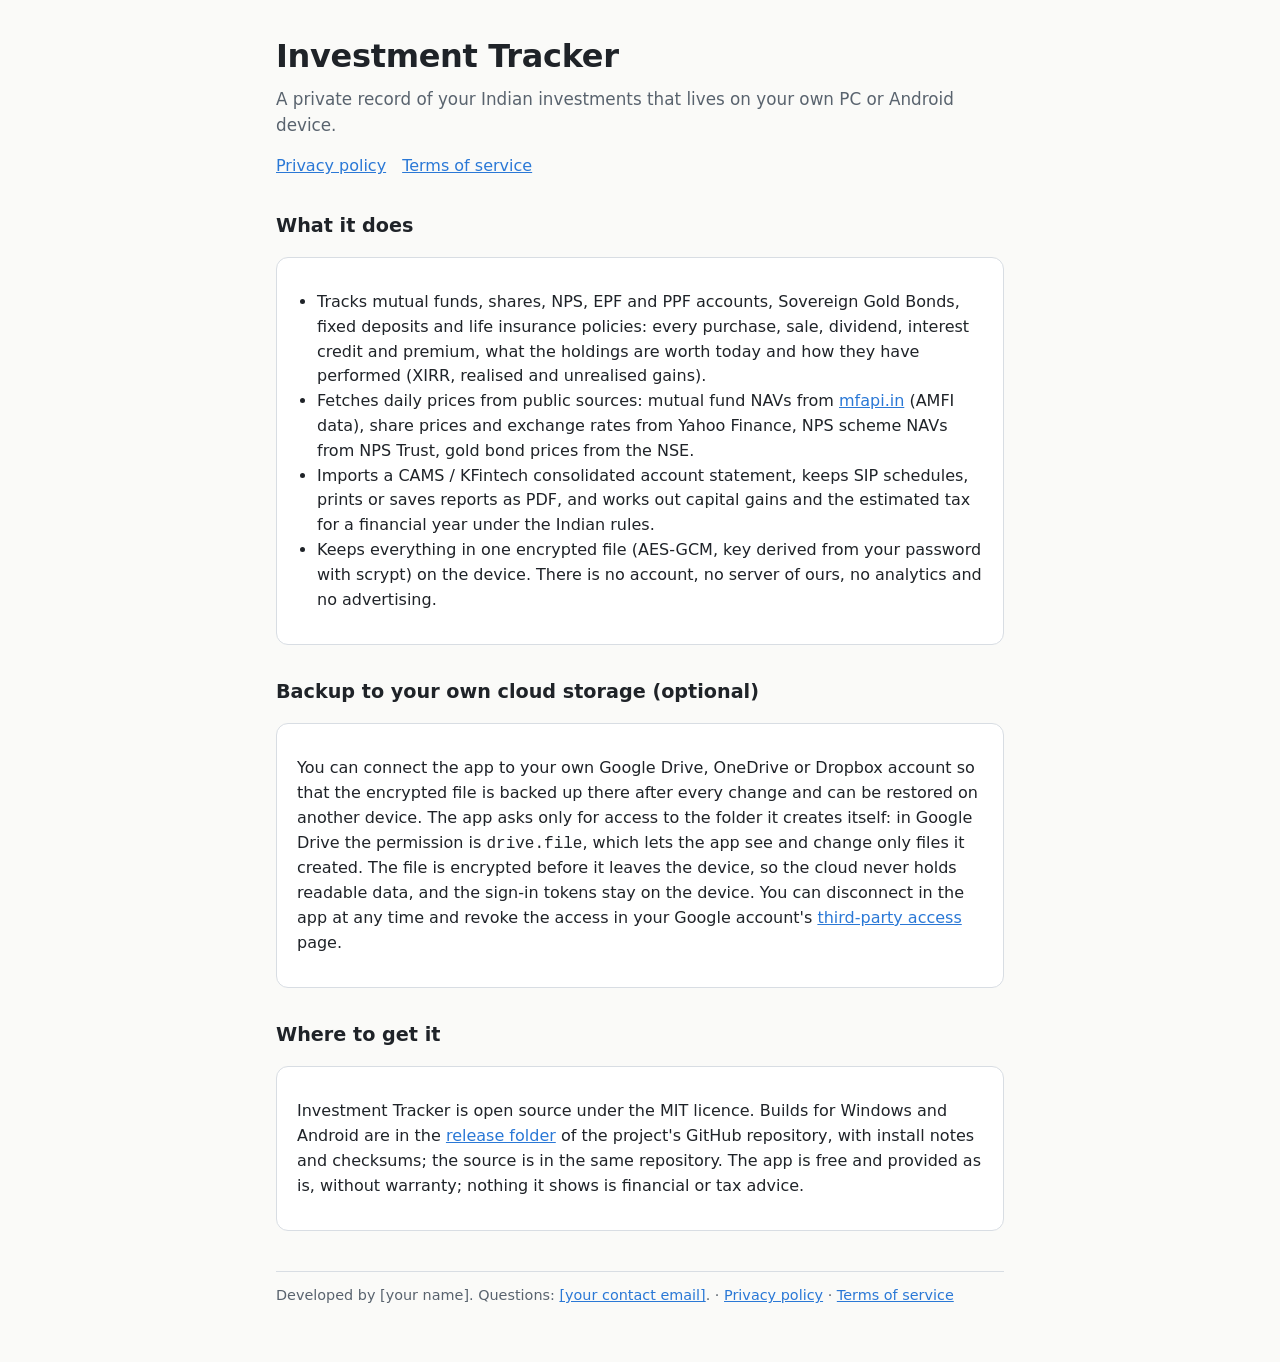
<file: site/index.html>
<!doctype html>
<html lang="en">
<head>
  <meta charset="utf-8">
  <meta name="viewport" content="width=device-width, initial-scale=1">
  <title>Investment Tracker</title>
  <meta name="description" content="Investment Tracker keeps a private, encrypted record of your Indian investments on your own PC or Android device, with an optional backup of the encrypted file to your own Google Drive, OneDrive or Dropbox.">
  <style>
    :root { --bg: #fafaf8; --card: #ffffff; --text: #1f2328; --muted: #59636e; --line: #d8dde3; --accent: #2a78d6; }
    @media (prefers-color-scheme: dark) { :root { --bg: #111417; --card: #1a1f24; --text: #e6e9ec; --muted: #9aa4ae; --line: #2c343c; --accent: #6ea8f0; } }
    * { box-sizing: border-box; }
    body { margin: 0; background: var(--bg); color: var(--text); font: 16px/1.55 system-ui, -apple-system, "Segoe UI", Roboto, sans-serif; }
    main { max-width: 760px; margin: 0 auto; padding: 32px 16px 56px; }
    h1 { font-size: 2rem; margin: 0 0 4px; letter-spacing: -0.01em; }
    h2 { font-size: 1.2rem; margin: 32px 0 8px; }
    p, li { color: var(--text); }
    .lead { color: var(--muted); font-size: 1.05rem; margin-top: 0; }
    .card { background: var(--card); border: 1px solid var(--line); border-radius: 12px; padding: 16px 20px; margin: 16px 0; }
    a { color: var(--accent); }
    ul { padding-left: 20px; }
    nav a { margin-right: 16px; }
    footer { margin-top: 40px; color: var(--muted); font-size: 0.9rem; border-top: 1px solid var(--line); padding-top: 12px; }
  </style>
</head>
<body>
<main>
  <h1>Investment Tracker</h1>
  <p class="lead">A private record of your Indian investments that lives on your own PC or Android device.</p>
  <nav><a href="privacy.html">Privacy policy</a><a href="terms.html">Terms of service</a></nav>

  <h2>What it does</h2>
  <div class="card">
    <ul>
      <li>Tracks mutual funds, shares, NPS, EPF and PPF accounts, Sovereign Gold Bonds, fixed deposits and life insurance policies: every purchase, sale, dividend, interest credit and premium, what the holdings are worth today and how they have performed (XIRR, realised and unrealised gains).</li>
      <li>Fetches daily prices from public sources: mutual fund NAVs from <a href="https://www.mfapi.in">mfapi.in</a> (AMFI data), share prices and exchange rates from Yahoo Finance, NPS scheme NAVs from NPS Trust, gold bond prices from the NSE.</li>
      <li>Imports a CAMS / KFintech consolidated account statement, keeps SIP schedules, prints or saves reports as PDF, and works out capital gains and the estimated tax for a financial year under the Indian rules.</li>
      <li>Keeps everything in one encrypted file (AES-GCM, key derived from your password with scrypt) on the device. There is no account, no server of ours, no analytics and no advertising.</li>
    </ul>
  </div>

  <h2>Backup to your own cloud storage (optional)</h2>
  <div class="card">
    <p>You can connect the app to your own Google Drive, OneDrive or Dropbox account so that the encrypted file is backed up there after every change and can be restored on another device. The app asks only for access to the folder it creates itself: in Google Drive the permission is <code>drive.file</code>, which lets the app see and change only files it created. The file is encrypted before it leaves the device, so the cloud never holds readable data, and the sign-in tokens stay on the device. You can disconnect in the app at any time and revoke the access in your Google account's <a href="https://myaccount.google.com/permissions">third-party access</a> page.</p>
  </div>

  <h2>Where to get it</h2>
  <div class="card">
    <p>Investment Tracker is open source under the MIT licence. Builds for Windows and Android are in the <a href="https://github.com/doonsMonk/Project_TrackInvestment/tree/main/release">release folder</a> of the project's GitHub repository, with install notes and checksums; the source is in the same repository. The app is free and provided as is, without warranty; nothing it shows is financial or tax advice.</p>
  </div>

  <footer>
    Developed by [your name]. Questions: <a href="mailto:[your contact email]">[your contact email]</a>. &middot; <a href="privacy.html">Privacy policy</a> &middot; <a href="terms.html">Terms of service</a>
  </footer>
</main>
</body>
</html>
</file>
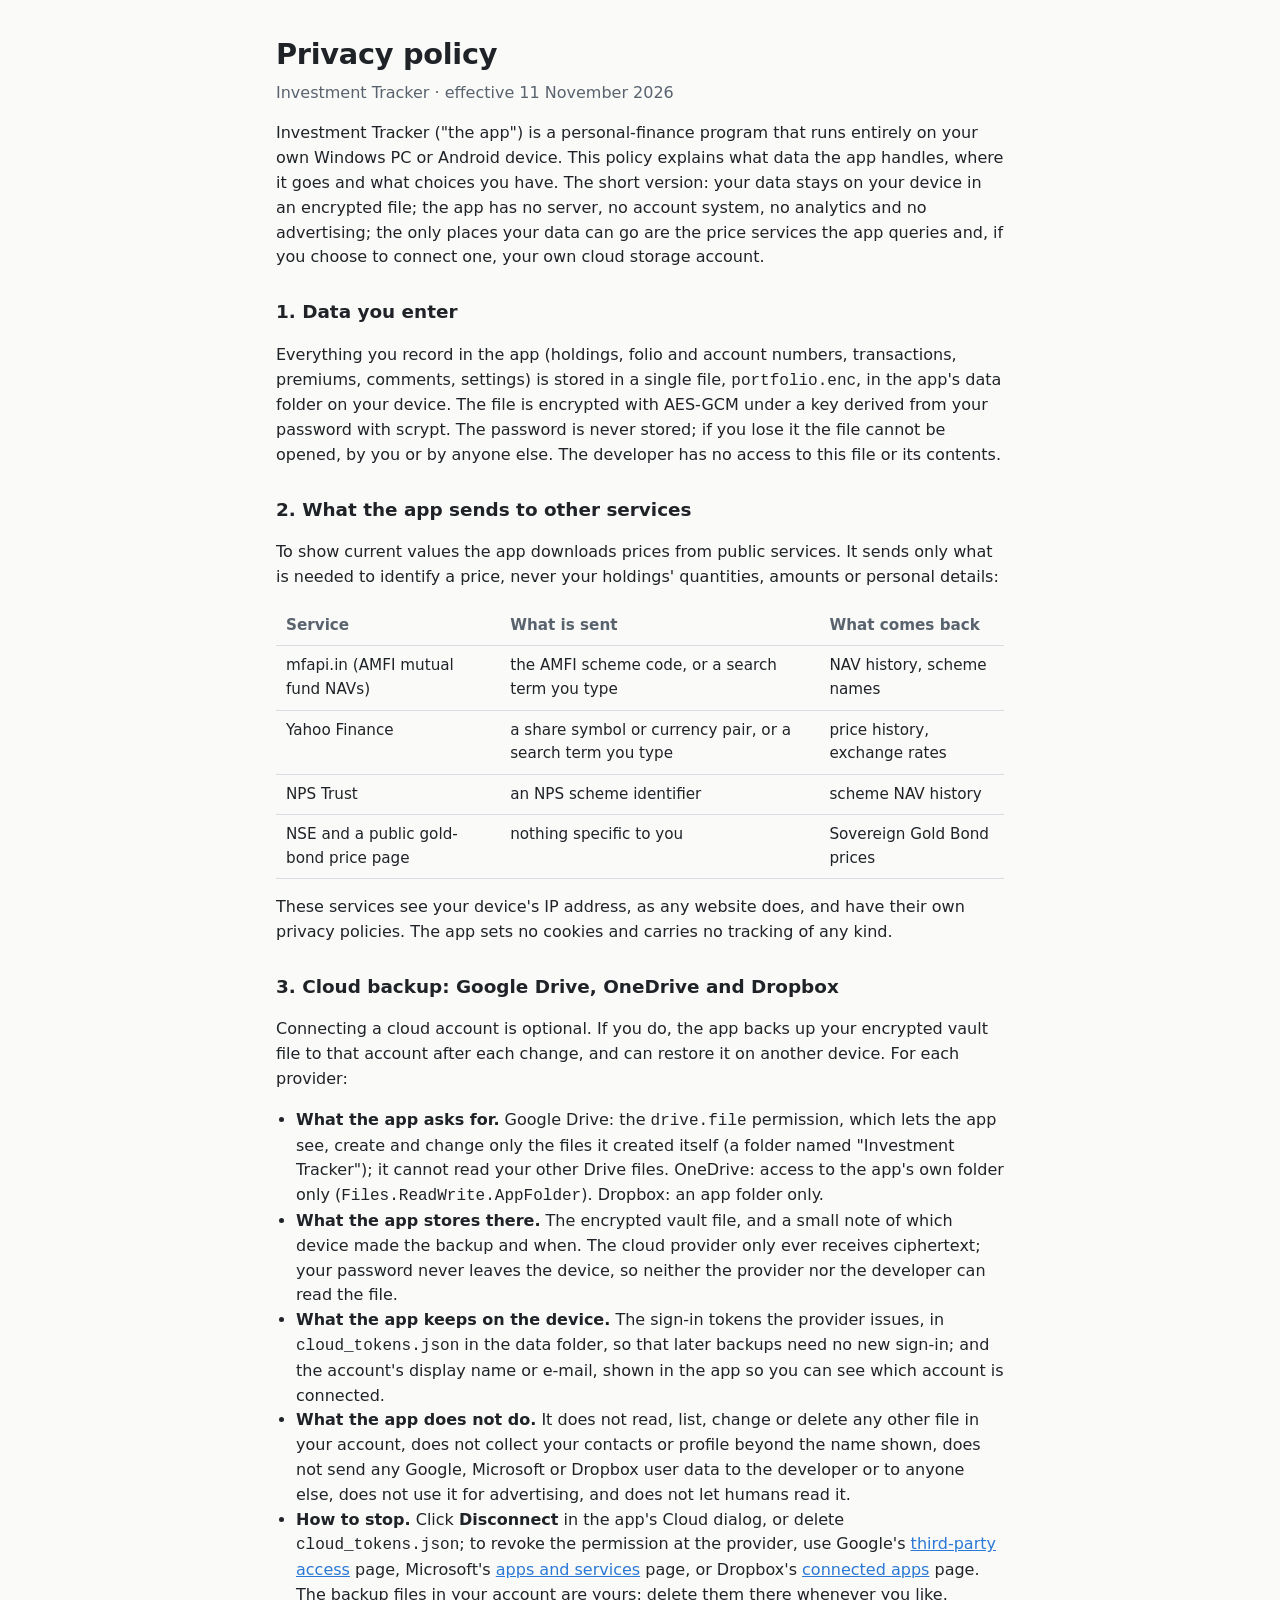
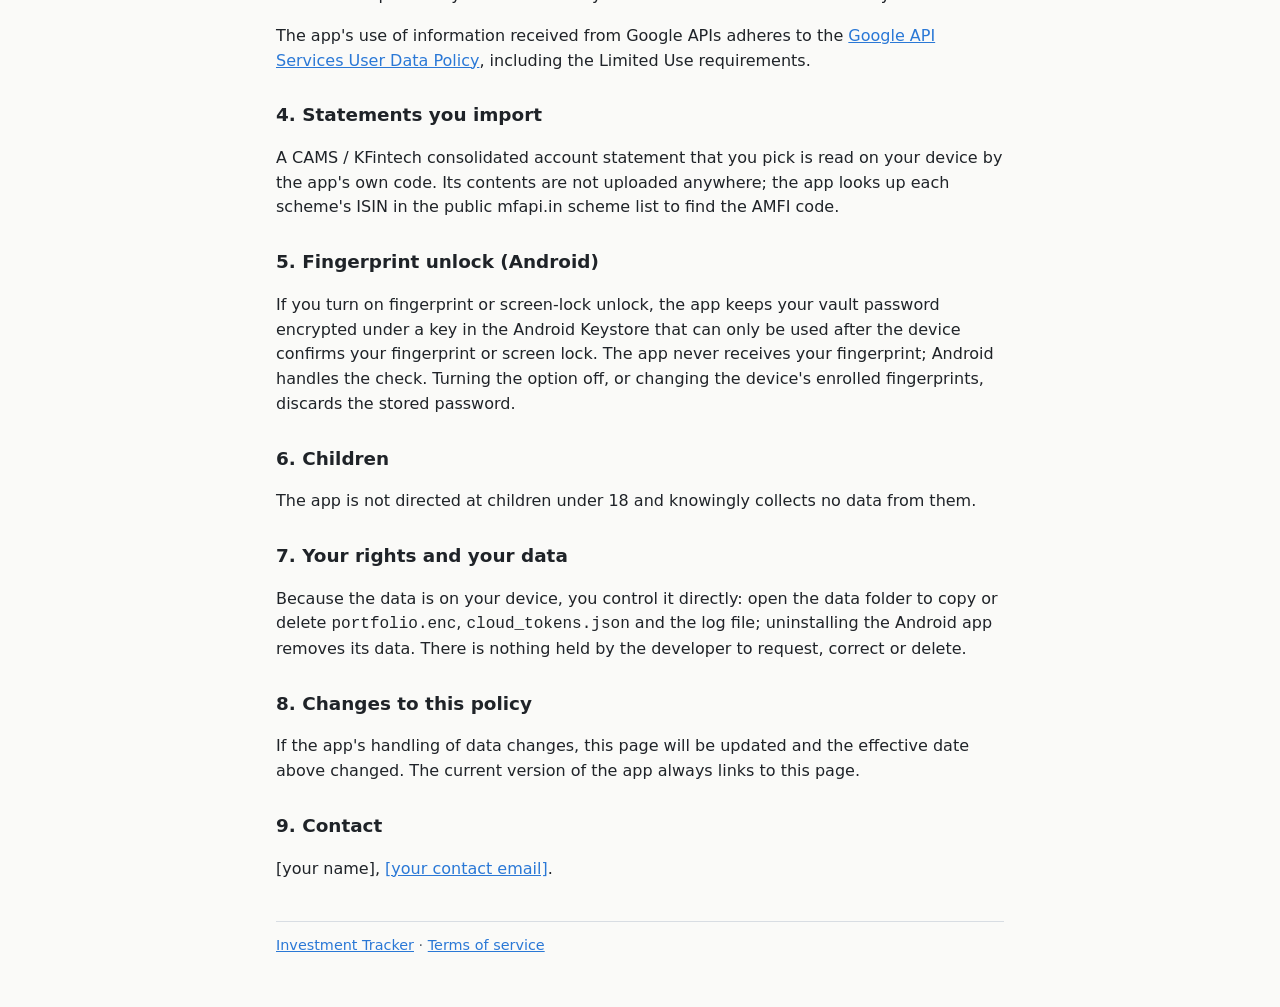
<file: site/privacy.html>
<!doctype html>
<html lang="en">
<head>
  <meta charset="utf-8">
  <meta name="viewport" content="width=device-width, initial-scale=1">
  <title>Privacy policy · Investment Tracker</title>
  <meta name="description" content="How Investment Tracker handles your data, including what it does with your Google Drive, OneDrive or Dropbox account when you connect one.">
  <style>
    :root { --bg: #fafaf8; --card: #ffffff; --text: #1f2328; --muted: #59636e; --line: #d8dde3; --accent: #2a78d6; }
    @media (prefers-color-scheme: dark) { :root { --bg: #111417; --card: #1a1f24; --text: #e6e9ec; --muted: #9aa4ae; --line: #2c343c; --accent: #6ea8f0; } }
    * { box-sizing: border-box; }
    body { margin: 0; background: var(--bg); color: var(--text); font: 16px/1.55 system-ui, -apple-system, "Segoe UI", Roboto, sans-serif; }
    main { max-width: 760px; margin: 0 auto; padding: 32px 16px 56px; }
    h1 { font-size: 1.8rem; margin: 0 0 4px; letter-spacing: -0.01em; }
    h2 { font-size: 1.15rem; margin: 28px 0 8px; }
    .meta { color: var(--muted); margin-top: 0; }
    a { color: var(--accent); }
    ul { padding-left: 20px; }
    table { border-collapse: collapse; width: 100%; font-size: 0.95rem; }
    th, td { text-align: left; padding: 8px 10px; border-bottom: 1px solid var(--line); vertical-align: top; }
    th { color: var(--muted); font-weight: 600; }
    footer { margin-top: 40px; color: var(--muted); font-size: 0.9rem; border-top: 1px solid var(--line); padding-top: 12px; }
  </style>
</head>
<body>
<main>
  <h1>Privacy policy</h1>
  <p class="meta">Investment Tracker &middot; effective 11 November 2026</p>

  <p>Investment Tracker ("the app") is a personal-finance program that runs entirely on your own Windows PC or Android device. This policy explains what data the app handles, where it goes and what choices you have. The short version: your data stays on your device in an encrypted file; the app has no server, no account system, no analytics and no advertising; the only places your data can go are the price services the app queries and, if you choose to connect one, your own cloud storage account.</p>

  <h2>1. Data you enter</h2>
  <p>Everything you record in the app (holdings, folio and account numbers, transactions, premiums, comments, settings) is stored in a single file, <code>portfolio.enc</code>, in the app's data folder on your device. The file is encrypted with AES-GCM under a key derived from your password with scrypt. The password is never stored; if you lose it the file cannot be opened, by you or by anyone else. The developer has no access to this file or its contents.</p>

  <h2>2. What the app sends to other services</h2>
  <p>To show current values the app downloads prices from public services. It sends only what is needed to identify a price, never your holdings' quantities, amounts or personal details:</p>
  <table>
    <tr><th>Service</th><th>What is sent</th><th>What comes back</th></tr>
    <tr><td>mfapi.in (AMFI mutual fund NAVs)</td><td>the AMFI scheme code, or a search term you type</td><td>NAV history, scheme names</td></tr>
    <tr><td>Yahoo Finance</td><td>a share symbol or currency pair, or a search term you type</td><td>price history, exchange rates</td></tr>
    <tr><td>NPS Trust</td><td>an NPS scheme identifier</td><td>scheme NAV history</td></tr>
    <tr><td>NSE and a public gold-bond price page</td><td>nothing specific to you</td><td>Sovereign Gold Bond prices</td></tr>
  </table>
  <p>These services see your device's IP address, as any website does, and have their own privacy policies. The app sets no cookies and carries no tracking of any kind.</p>

  <h2>3. Cloud backup: Google Drive, OneDrive and Dropbox</h2>
  <p>Connecting a cloud account is optional. If you do, the app backs up your encrypted vault file to that account after each change, and can restore it on another device. For each provider:</p>
  <ul>
    <li><b>What the app asks for.</b> Google Drive: the <code>drive.file</code> permission, which lets the app see, create and change only the files it created itself (a folder named "Investment Tracker"); it cannot read your other Drive files. OneDrive: access to the app's own folder only (<code>Files.ReadWrite.AppFolder</code>). Dropbox: an app folder only.</li>
    <li><b>What the app stores there.</b> The encrypted vault file, and a small note of which device made the backup and when. The cloud provider only ever receives ciphertext; your password never leaves the device, so neither the provider nor the developer can read the file.</li>
    <li><b>What the app keeps on the device.</b> The sign-in tokens the provider issues, in <code>cloud_tokens.json</code> in the data folder, so that later backups need no new sign-in; and the account's display name or e-mail, shown in the app so you can see which account is connected.</li>
    <li><b>What the app does not do.</b> It does not read, list, change or delete any other file in your account, does not collect your contacts or profile beyond the name shown, does not send any Google, Microsoft or Dropbox user data to the developer or to anyone else, does not use it for advertising, and does not let humans read it.</li>
    <li><b>How to stop.</b> Click <b>Disconnect</b> in the app's Cloud dialog, or delete <code>cloud_tokens.json</code>; to revoke the permission at the provider, use Google's <a href="https://myaccount.google.com/permissions">third-party access</a> page, Microsoft's <a href="https://account.live.com/consent/Manage">apps and services</a> page, or Dropbox's <a href="https://www.dropbox.com/account/connected_apps">connected apps</a> page. The backup files in your account are yours: delete them there whenever you like.</li>
  </ul>
  <p>The app's use of information received from Google APIs adheres to the <a href="https://developers.google.com/terms/api-services-user-data-policy#additional_requirements_for_specific_api_scopes">Google API Services User Data Policy</a>, including the Limited Use requirements.</p>

  <h2>4. Statements you import</h2>
  <p>A CAMS / KFintech consolidated account statement that you pick is read on your device by the app's own code. Its contents are not uploaded anywhere; the app looks up each scheme's ISIN in the public mfapi.in scheme list to find the AMFI code.</p>

  <h2>5. Fingerprint unlock (Android)</h2>
  <p>If you turn on fingerprint or screen-lock unlock, the app keeps your vault password encrypted under a key in the Android Keystore that can only be used after the device confirms your fingerprint or screen lock. The app never receives your fingerprint; Android handles the check. Turning the option off, or changing the device's enrolled fingerprints, discards the stored password.</p>

  <h2>6. Children</h2>
  <p>The app is not directed at children under 18 and knowingly collects no data from them.</p>

  <h2>7. Your rights and your data</h2>
  <p>Because the data is on your device, you control it directly: open the data folder to copy or delete <code>portfolio.enc</code>, <code>cloud_tokens.json</code> and the log file; uninstalling the Android app removes its data. There is nothing held by the developer to request, correct or delete.</p>

  <h2>8. Changes to this policy</h2>
  <p>If the app's handling of data changes, this page will be updated and the effective date above changed. The current version of the app always links to this page.</p>

  <h2>9. Contact</h2>
  <p>[your name], <a href="mailto:[your contact email]">[your contact email]</a>.</p>

  <footer><a href="index.html">Investment Tracker</a> &middot; <a href="terms.html">Terms of service</a></footer>
</main>
</body>
</html>
</file>
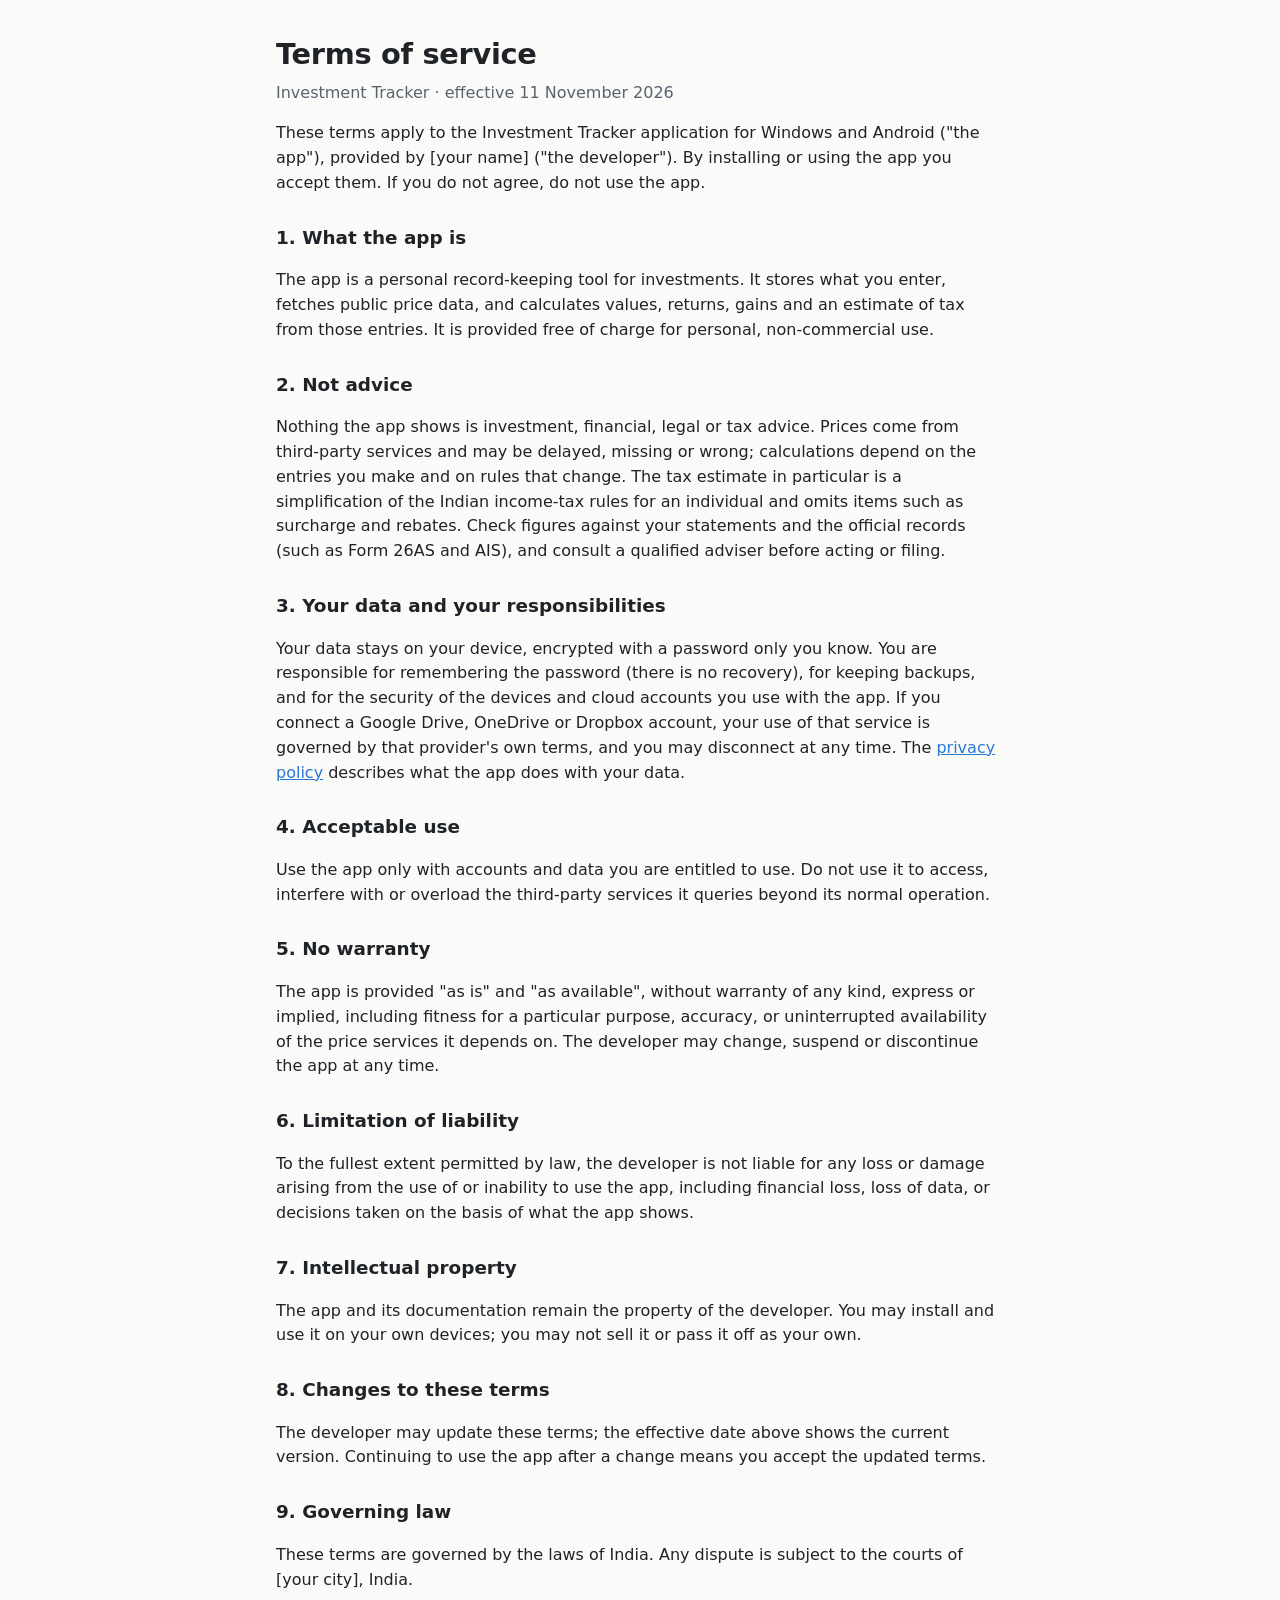
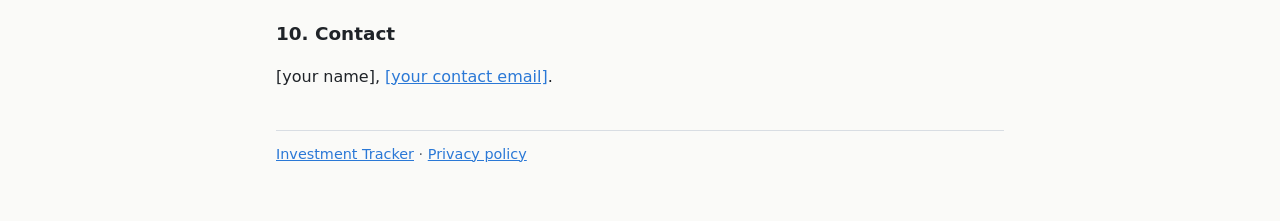
<file: site/terms.html>
<!doctype html>
<html lang="en">
<head>
  <meta charset="utf-8">
  <meta name="viewport" content="width=device-width, initial-scale=1">
  <title>Terms of service · Investment Tracker</title>
  <meta name="description" content="The terms under which Investment Tracker is provided.">
  <style>
    :root { --bg: #fafaf8; --card: #ffffff; --text: #1f2328; --muted: #59636e; --line: #d8dde3; --accent: #2a78d6; }
    @media (prefers-color-scheme: dark) { :root { --bg: #111417; --card: #1a1f24; --text: #e6e9ec; --muted: #9aa4ae; --line: #2c343c; --accent: #6ea8f0; } }
    * { box-sizing: border-box; }
    body { margin: 0; background: var(--bg); color: var(--text); font: 16px/1.55 system-ui, -apple-system, "Segoe UI", Roboto, sans-serif; }
    main { max-width: 760px; margin: 0 auto; padding: 32px 16px 56px; }
    h1 { font-size: 1.8rem; margin: 0 0 4px; letter-spacing: -0.01em; }
    h2 { font-size: 1.15rem; margin: 28px 0 8px; }
    .meta { color: var(--muted); margin-top: 0; }
    a { color: var(--accent); }
    footer { margin-top: 40px; color: var(--muted); font-size: 0.9rem; border-top: 1px solid var(--line); padding-top: 12px; }
  </style>
</head>
<body>
<main>
  <h1>Terms of service</h1>
  <p class="meta">Investment Tracker &middot; effective 11 November 2026</p>

  <p>These terms apply to the Investment Tracker application for Windows and Android ("the app"), provided by [your name] ("the developer"). By installing or using the app you accept them. If you do not agree, do not use the app.</p>

  <h2>1. What the app is</h2>
  <p>The app is a personal record-keeping tool for investments. It stores what you enter, fetches public price data, and calculates values, returns, gains and an estimate of tax from those entries. It is provided free of charge for personal, non-commercial use.</p>

  <h2>2. Not advice</h2>
  <p>Nothing the app shows is investment, financial, legal or tax advice. Prices come from third-party services and may be delayed, missing or wrong; calculations depend on the entries you make and on rules that change. The tax estimate in particular is a simplification of the Indian income-tax rules for an individual and omits items such as surcharge and rebates. Check figures against your statements and the official records (such as Form 26AS and AIS), and consult a qualified adviser before acting or filing.</p>

  <h2>3. Your data and your responsibilities</h2>
  <p>Your data stays on your device, encrypted with a password only you know. You are responsible for remembering the password (there is no recovery), for keeping backups, and for the security of the devices and cloud accounts you use with the app. If you connect a Google Drive, OneDrive or Dropbox account, your use of that service is governed by that provider's own terms, and you may disconnect at any time. The <a href="privacy.html">privacy policy</a> describes what the app does with your data.</p>

  <h2>4. Acceptable use</h2>
  <p>Use the app only with accounts and data you are entitled to use. Do not use it to access, interfere with or overload the third-party services it queries beyond its normal operation.</p>

  <h2>5. No warranty</h2>
  <p>The app is provided "as is" and "as available", without warranty of any kind, express or implied, including fitness for a particular purpose, accuracy, or uninterrupted availability of the price services it depends on. The developer may change, suspend or discontinue the app at any time.</p>

  <h2>6. Limitation of liability</h2>
  <p>To the fullest extent permitted by law, the developer is not liable for any loss or damage arising from the use of or inability to use the app, including financial loss, loss of data, or decisions taken on the basis of what the app shows.</p>

  <h2>7. Intellectual property</h2>
  <p>The app and its documentation remain the property of the developer. You may install and use it on your own devices; you may not sell it or pass it off as your own.</p>

  <h2>8. Changes to these terms</h2>
  <p>The developer may update these terms; the effective date above shows the current version. Continuing to use the app after a change means you accept the updated terms.</p>

  <h2>9. Governing law</h2>
  <p>These terms are governed by the laws of India. Any dispute is subject to the courts of [your city], India.</p>

  <h2>10. Contact</h2>
  <p>[your name], <a href="mailto:[your contact email]">[your contact email]</a>.</p>

  <footer><a href="index.html">Investment Tracker</a> &middot; <a href="privacy.html">Privacy policy</a></footer>
</main>
</body>
</html>
</file>
